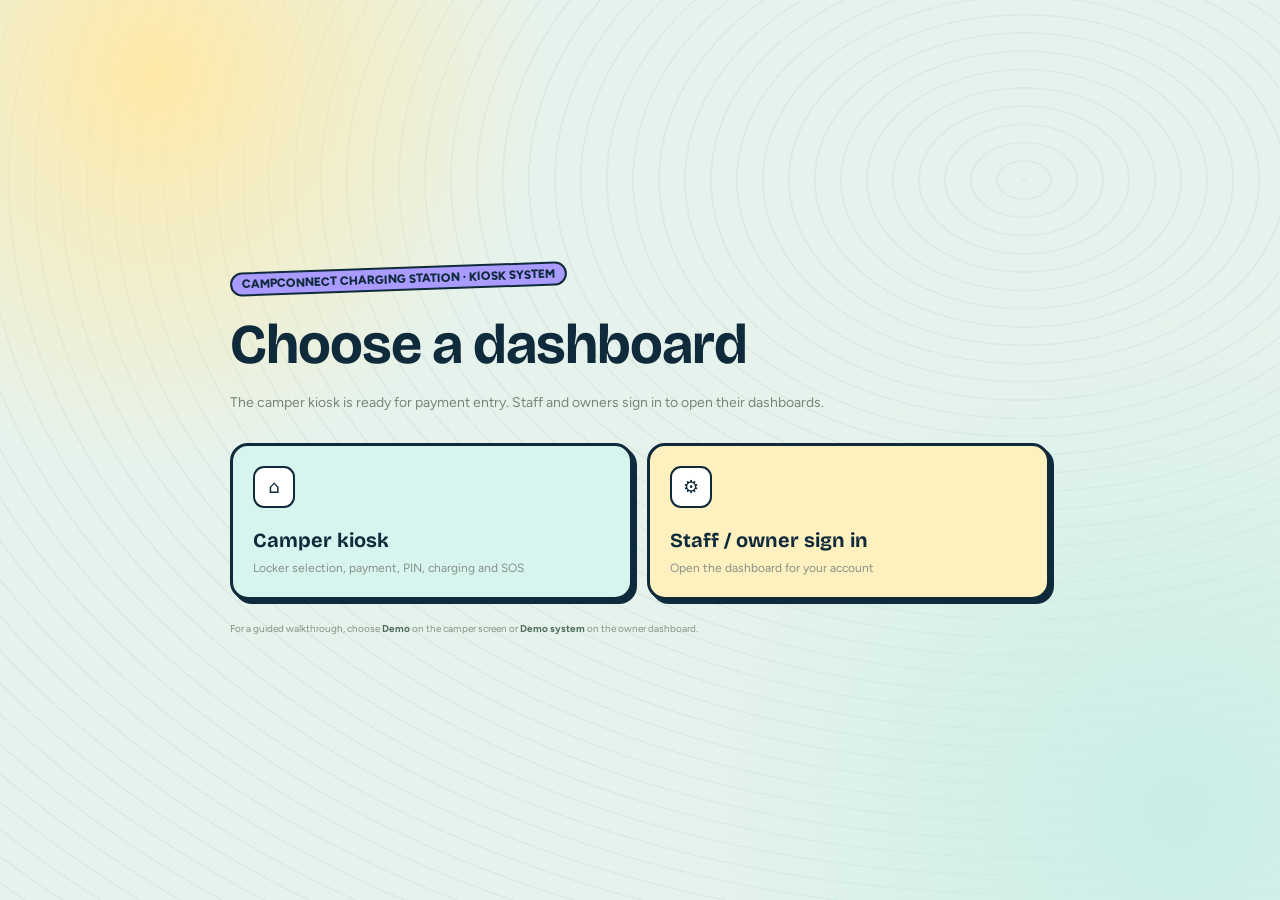
<file: index.html>
<!doctype html>
<html lang="en"><head><meta charset="utf-8"><meta name="viewport" content="width=device-width,initial-scale=1"><title>Balakbak Camp · Kiosk system</title><link rel="stylesheet" href="portal.css"></head>
<body><main class="portal"><p class="eyebrow">CAMPCONNECT CHARGING STATION · KIOSK SYSTEM</p><h1>Choose a dashboard</h1><p class="intro">The camper kiosk is ready for payment entry. Staff and owners sign in to open their dashboards.</p><div class="cards"><a href="camper.html"><span class="icon">⌂</span><strong>Camper kiosk</strong><small>Locker selection, payment, PIN, charging and SOS</small></a><a href="login"><span class="icon">⚙</span><strong>Staff / owner sign in</strong><small>Open the dashboard for your account</small></a></div><p class="note">For a guided walkthrough, choose <b>Demo</b> on the camper screen or <b>Demo system</b> on the owner dashboard.</p></main></body></html>
</file>
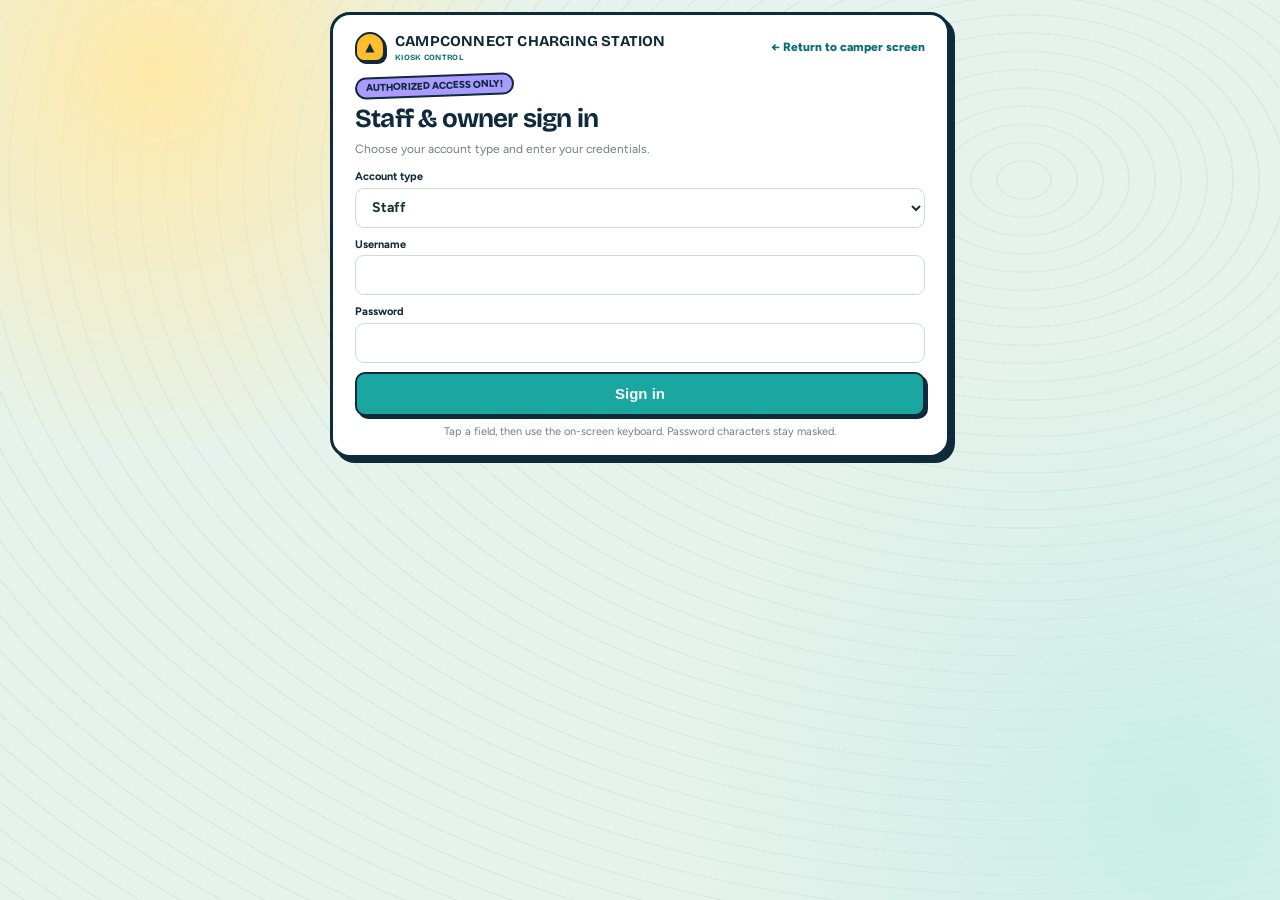
<file: auth.html>
<!doctype html>
<html lang="en">
<head><meta charset="utf-8"><meta name="viewport" content="width=device-width,initial-scale=1"><title>Balakbak · Sign in</title><link rel="stylesheet" href="/auth.css"></head>
<body><main class="login-card">
<a class="brand" href="/camper.html"><span>▲</span><b>CAMPCONNECT CHARGING STATION <small>KIOSK CONTROL</small></b></a><a class="return-camper" href="/camper.html">← Return to camper screen</a><p class="eyebrow">AUTHORIZED ACCESS ONLY!</p><h1>Staff &amp; owner sign in</h1><p class="muted">Choose your account type and enter your credentials.</p>
<form id="loginForm"><label>Account type<select id="role"><option value="staff">Staff</option><option value="owner">Owner / Administrator</option></select></label><label>Username<input id="username" autocomplete="username" required></label><label>Password<input id="password" type="password" autocomplete="current-password" required></label><p class="error" id="error" aria-live="polite"></p><button class="sign-in" type="submit">Sign in</button></form>
<section class="keyboard" aria-label="On-screen keyboard"><div class="key-row" data-keys="1234567890"></div><div class="key-row" data-keys="qwertyuiop"></div><div class="key-row" data-keys="asdfghjkl"></div><div class="key-row" data-keys="zxcvbnm"></div><div class="key-row" data-keys="-_@.#"></div><div class="key-row special"><button type="button" data-key="shift">⇧ Shift</button><button type="button" data-key="space">Space</button><button type="button" data-key="backspace">⌫ Backspace</button><button type="button" data-key="clear">Clear</button></div></section>
<p class="hint">Tap a field, then use the on-screen keyboard. Password characters stay masked.</p>
</main><script src="/auth.js"></script></body></html>
</file>
<file: portal.css>
@import url("https://fonts.googleapis.com/css2?family=Bricolage+Grotesque:wght@600;800&family=Figtree:wght@500;700;800&display=swap");
*{box-sizing:border-box}body{margin:0;min-height:100vh;display:grid;place-items:center;background:#f5f6ef;color:#24372e;font-family:Inter,"Segoe UI",Arial,sans-serif}.portal{width:min(900px,calc(100% - 36px));padding:40px}.eyebrow{font-size:10px;font-weight:800;letter-spacing:2px;color:#568066}.portal h1{font-size:36px;letter-spacing:-1px;margin:8px 0}.intro{max-width:600px;color:#78857b;line-height:1.6;font-size:14px}.cards{display:grid;grid-template-columns:repeat(3,1fr);gap:14px;margin-top:28px}.cards a{background:#fffefa;border:1px solid #e3e8dc;border-radius:14px;padding:20px;color:inherit;text-decoration:none;box-shadow:0 8px 25px #1b3c2a0b}.cards a:hover{border-color:#8caf91;transform:translateY(-2px)}.icon{display:grid;place-items:center;width:38px;height:38px;background:#eaf2e8;color:#39704f;border-radius:11px;font-size:19px;margin-bottom:20px}.cards strong,.cards small{display:block}.cards strong{font-size:14px}.cards small{font-size:10px;color:#879187;line-height:1.5;margin-top:7px}.note{margin-top:22px;font-size:10px;color:#879187}.note b{color:#52705b}@media(max-width:650px){.portal{padding:28px 0}.portal h1{font-size:28px}.cards{grid-template-columns:1fr}.cards a{padding:16px}.icon{margin-bottom:12px}}

/* ===== BALAKBAK TRAIL-SIGN THEME (appended; overrides above) ===== */
:root{--ink:#0f2a3a;--lake:#19a7a0;--lake-d:#0c6f73;--sun:#ffbe2e;--poppy:#ff5a4f;--lilac:#a99bff;--mint:#e6f3ec;--paper:#ffffff;--line:#0f2a3a;--forest:#0f2a3a;--green:#0c6f73;--bg:#e6f3ec;--shadow:4px 4px 0 var(--ink);--display:"Bricolage Grotesque","Trebuchet MS","Segoe UI",sans-serif;--body:"Figtree","Segoe UI",system-ui,sans-serif}
body{font-family:var(--body)!important;color:var(--ink)!important;background:radial-gradient(circle at 12% 8%,#ffe9a8 0,#ffe9a800 28%),radial-gradient(circle at 92% 90%,#c9eee6 0,#c9eee600 35%),repeating-radial-gradient(ellipse at 80% 20%,#0f2a3a0b 0 2px,transparent 2px 26px),var(--mint)!important;background-attachment:fixed!important}
h1,h2,h3,.brand b,strong{font-family:var(--display)}
@keyframes pop{0%{transform:scale(.88) translateY(14px);opacity:0}60%{transform:scale(1.03)}100%{transform:none;opacity:1}}
@keyframes rise{from{transform:translateY(60px);opacity:0}to{transform:none;opacity:1}}
@keyframes sunrise{from{transform:translateY(130px) scale(.85)}to{transform:none}}
@keyframes bob{0%,100%{transform:translateY(0) rotate(-2deg)}50%{transform:translateY(-7px) rotate(2deg)}}
@keyframes drift{from{transform:translateX(-30px)}to{transform:translateX(30px)}}
@keyframes ping{0%{box-shadow:0 0 0 0 #19a7a066}100%{box-shadow:0 0 0 12px #19a7a000}}
@keyframes glow{0%,100%{box-shadow:var(--shadow),0 0 0 0 #ffbe2e00}50%{box-shadow:var(--shadow),0 0 28px 6px #ffbe2e99}}
@keyframes wiggle{0%,100%{transform:rotate(0)}25%{transform:rotate(-2deg)}75%{transform:rotate(2deg)}}
@keyframes bolt{0%,100%{transform:scale(1)}50%{transform:scale(1.18) rotate(-6deg)}}
@keyframes twinkle{0%,100%{opacity:.25}50%{opacity:1}}
@keyframes shine{from{background-position:-200% 0}to{background-position:200% 0}}

/* header + brand */
.topbar,header{border-bottom:3px solid var(--ink)!important}
.brand-mark,.brand>span{background:var(--sun)!important;color:var(--ink)!important;border:2px solid var(--ink);border-radius:50% 50% 12px 12px!important;box-shadow:2px 2px 0 var(--ink);transition:transform .3s}
.brand:hover .brand-mark,.brand:hover>span{animation:wiggle .5s}
.brand b{color:var(--ink)!important;font-size:15px!important;letter-spacing:.2px!important}.brand small{font-size:10px!important;letter-spacing:.3px!important;color:var(--lake-d)!important}
.status,.role,.badge,.owner-tag,.demo,.available-count{border:2px solid var(--ink)!important;background:#fff!important;color:var(--ink)!important;font-size:11px!important;letter-spacing:0!important;box-shadow:2px 2px 0 var(--ink)}
.status i{animation:ping 1.8s infinite}
.login,nav a,.staff-logout,.link-button{font-size:12px!important;font-weight:800!important;color:var(--ink)!important;border:2px solid var(--ink)!important;border-radius:10px!important;background:var(--sun)!important;padding:8px 12px;box-shadow:3px 3px 0 var(--ink);text-decoration:none;cursor:pointer;transition:transform .15s,box-shadow .15s}
.login:hover,nav a:hover,.staff-logout:hover,.link-button:hover{transform:translate(-2px,-2px);box-shadow:5px 5px 0 var(--ink)}
.login:active,nav a:active,.staff-logout:active,.link-button:active{transform:translate(3px,3px);box-shadow:0 0 0 var(--ink)}
.eyebrow{display:inline-block;font-size:12px!important;letter-spacing:0!important;color:var(--ink)!important;background:var(--lilac);border:2px solid var(--ink);border-radius:20px;padding:3px 10px;transform:rotate(-2deg);font-weight:800!important}

/* camper hero: sunrise over the ridge */
.hero{background:linear-gradient(180deg,#0f2a3a 0%,#0c6f73 62%,#ffbe2e 130%)!important;border:3px solid var(--ink);border-radius:22px!important;box-shadow:6px 6px 0 var(--ink);min-height:230px!important;isolation:isolate}
.hero::before{content:"";position:absolute;right:11%;bottom:-40px;width:170px;height:170px;border-radius:50%;background:radial-gradient(circle,#fff3b0,var(--sun) 60%);box-shadow:0 0 70px 20px #ffbe2e88;z-index:-1;animation:sunrise 1.6s cubic-bezier(.2,.8,.2,1) both}
.hero::after{content:"";position:absolute;left:0;right:0;bottom:0;height:62px;background:#0b1f2b;clip-path:polygon(0 70%,8% 35%,15% 62%,24% 15%,33% 58%,41% 30%,52% 70%,60% 25%,70% 60%,79% 20%,88% 55%,95% 35%,100% 60%,100% 100%,0 100%);z-index:-1}
.hero .eyebrow{background:var(--sun)}
.hero h1{font-size:clamp(32px,5vw,52px)!important;letter-spacing:-1.5px!important;line-height:1}
.hero h1 em{color:var(--sun)!important;display:inline-block;animation:bob 3.5s ease-in-out infinite}
.hero p:last-child{font-size:15px!important;color:#fff!important;max-width:420px}
.mountains{animation:drift 9s ease-in-out infinite alternate;opacity:.9}
.mountains{color:var(--sun)!important}.mountains span,.mountains b{display:none}
.hero .stars{display:none}

/* lockers */
.section-head h2{font-size:24px!important;color:var(--ink)!important}.section-head p{font-size:13px!important;color:#4c6670!important}
.locker{border:3px solid var(--ink)!important;border-radius:18px!important;background:#fff!important;box-shadow:var(--shadow)!important;animation:rise .7s cubic-bezier(.2,.9,.2,1) both;transition:transform .2s,box-shadow .2s}
.locker:nth-child(1){animation-delay:.15s;transform:rotate(-.8deg)}.locker:nth-child(2){animation-delay:.3s;transform:rotate(.6deg)}.locker:nth-child(3){animation-delay:.45s;transform:rotate(-.4deg)}
.locker.available{background:linear-gradient(160deg,#fff 55%,#d7f4ee)!important}
.locker.available:hover,.locker.available:focus-visible{transform:translate(-3px,-5px) rotate(0)!important;box-shadow:8px 9px 0 var(--ink)!important;outline:none}
.locker.available:active{transform:translate(3px,3px)!important;box-shadow:0 0 0 var(--ink)!important}
.locker.available .locker-icon{animation:bob 3s ease-in-out infinite;color:var(--lake)!important}
.locker.busy{background:repeating-linear-gradient(135deg,#fff 0 12px,#fff3cf 12px 24px)!important}
.locker.busy .locker-icon{color:var(--ink)!important;animation:bolt 1.6s ease-in-out infinite}
.locker.pickup{animation:glow 1.6s infinite!important;cursor:pointer}
.locker h3{font-size:20px!important;color:var(--ink)!important}.locker p{font-size:12px!important;color:#4c6670!important}
.card-head>b{font-size:12px!important;letter-spacing:.3px!important;color:var(--ink)!important;font-family:var(--display)}
.locker small{font-size:12px!important;color:var(--ink)!important}
.badge{font-size:10px!important;padding:5px 9px!important}.open-badge{background:#b8f0e4!important}.busy-badge{background:var(--sun)!important}
.open-badge{animation:ping 2s infinite}
.tiny-demo{margin-top:10px;border:2px dashed var(--ink);background:#fff;border-radius:8px;padding:6px 10px;font-size:11px;font-weight:700;cursor:pointer;color:var(--ink)}
.tiny-demo:hover{background:var(--lilac)}
.emergency{border:3px solid var(--ink)!important;background:#ffe3df!important;border-radius:18px!important;box-shadow:var(--shadow)}
.alert-icon{background:var(--poppy)!important;color:#fff!important;border:2px solid var(--ink);animation:wiggle 2.2s infinite}
.emergency b{font-size:15px!important;color:var(--ink)!important}.emergency small{font-size:12px!important;color:#5b3a37!important}
.emergency button,.danger{border:2px solid var(--ink)!important;background:var(--poppy)!important;box-shadow:3px 3px 0 var(--ink);font-size:12px!important;transition:transform .15s,box-shadow .15s;cursor:pointer}
.emergency button:hover{transform:translate(-2px,-2px);box-shadow:5px 5px 0 var(--ink)}
footer{font-size:11px!important;color:#4c6670!important}

/* dialogs */
dialog{border:3px solid var(--ink)!important;border-radius:20px!important;box-shadow:8px 8px 0 var(--ink)!important}
dialog[open]{animation:pop .35s cubic-bezier(.2,.9,.3,1.2)}
dialog::backdrop{background:#0f2a3aD0!important}
.dialog h2,#overrideForm h2{font-size:26px!important;color:var(--ink)!important}
.dialog>p:not(.eyebrow){font-size:13px!important;color:#4c6670!important}.dialog label,#overrideForm label{font-size:12px!important}
.x{border:2px solid var(--ink)!important;background:var(--sun)!important;color:var(--ink)!important;cursor:pointer;transition:transform .2s}.x:hover{transform:rotate(90deg)}
.key,.digit{border:2px solid var(--ink)!important;background:#fff!important;border-radius:9px!important;box-shadow:0 3px 0 var(--ink);color:var(--ink)!important;cursor:pointer;transition:transform .08s,box-shadow .08s,background .15s}
.key:hover,.digit:hover{background:#d7f4ee!important}.key:active,.digit:active{transform:translateY(3px);box-shadow:none;background:var(--sun)!important}
.key{height:38px!important;font-size:13px!important}.digit{height:50px!important;font-size:20px!important;font-family:var(--display)}
.dot{width:16px!important;height:16px!important;border:2px solid var(--ink)!important}.dot.full{background:var(--poppy)!important;border-color:var(--ink)!important;animation:pop .25s}
.primary,.secondary,.actions button{border:2px solid var(--ink)!important;border-radius:10px!important;box-shadow:3px 3px 0 var(--ink);font-size:12px!important;cursor:pointer;transition:transform .15s,box-shadow .15s}
.primary{background:var(--lake)!important;color:#fff!important}.secondary{background:#fff!important;color:var(--ink)!important}
.primary:hover:not(:disabled),.secondary:hover{transform:translate(-2px,-2px);box-shadow:5px 5px 0 var(--ink)}.primary:active:not(:disabled){transform:translate(3px,3px);box-shadow:0 0 0}
.primary:disabled{box-shadow:none;background:#9bb8b6!important}
.payment{border:2px solid var(--ink)!important;background:#fff6d6!important;border-radius:14px!important}.payment b{font-size:32px!important;color:var(--ink)!important;font-family:var(--display)}
input:focus,textarea:focus,select:focus{outline:3px solid var(--sun)!important;border-color:var(--ink)!important}
.toast{background:var(--ink)!important;border:2px solid var(--sun);font-size:13px!important;border-radius:12px!important;transition:.35s cubic-bezier(.2,1.4,.4,1)!important}

/* staff + owner dashboards */
.notice{border:2px solid var(--ink)!important;background:var(--sun)!important;color:var(--ink)!important;font-size:12px!important;border-radius:12px!important;box-shadow:3px 3px 0 var(--ink);transform:rotate(-.3deg)}.notice b{color:var(--ink)!important}
.welcome h1{font-size:clamp(30px,4vw,44px)!important;color:var(--ink)!important;letter-spacing:-1.5px!important}.welcome p:not(.eyebrow){font-size:13px!important;color:#4c6670!important}
.health,.money-grid article,.panel{border:3px solid var(--ink)!important;border-radius:16px!important;background:#fff!important;box-shadow:var(--shadow)!important}
.health,.money-grid article{animation:rise .6s cubic-bezier(.2,.9,.2,1) both;transition:transform .2s}
.health:nth-child(1),.money-grid article:nth-child(1){animation-delay:.1s}.health:nth-child(2),.money-grid article:nth-child(2){animation-delay:.2s}.health:nth-child(3),.money-grid article:nth-child(3){animation-delay:.3s}.health:nth-child(4){animation-delay:.4s}
.health:hover,.money-grid article:hover{transform:translate(-2px,-4px) rotate(-.6deg)}
.health:nth-child(1){background:#d7f4ee!important}.health:nth-child(2){background:#dde7ff!important}.health:nth-child(3){background:#fff0bf!important}.health:nth-child(4){background:#e8e3ff!important}
.icon{border:2px solid var(--ink);background:#fff!important;color:var(--ink)!important;width:42px!important;height:42px!important;font-size:18px!important}.health:nth-child(1) .icon{animation:bolt 2.4s infinite}
.health small{font-size:11px!important;letter-spacing:0!important;color:#3e5a63!important}.health strong{font-size:26px!important;color:var(--ink)!important}.health em{font-size:11px!important;color:#3e5a63!important}.health .connected{font-size:20px!important;color:var(--lake-d)!important}
.updated{font-size:12px!important}.updated i{animation:ping 1.6s infinite}
.money-grid article span{font-size:13px!important}.money-grid strong{font-size:36px!important;color:var(--ink)!important}.money-grid small{font-size:11px!important}
.money-grid .profit{background:linear-gradient(120deg,#b8f0e4,var(--sun),#b8f0e4)!important;background-size:200% 100%!important;animation:rise .6s .3s both,shine 6s linear infinite}
.panel h2{font-size:18px!important;color:var(--ink)!important}.panel-head p{font-size:12px!important;color:#4c6670!important}
th{font-size:11px!important;letter-spacing:.2px!important;background:var(--ink)!important;color:#fff!important;padding:12px 10px!important}
td{font-size:13px!important;color:var(--ink)!important;border-bottom:2px dotted #b7cfcb!important}
tbody tr{transition:background .15s,transform .15s}tbody tr:hover{background:#fff3cf;transform:translateX(4px)}
.status{border:2px solid var(--ink);background:var(--sun)!important;color:var(--ink)!important;font-size:11px!important}
.action{border:2px solid var(--ink)!important;background:var(--lake)!important;color:#fff!important;font-size:11px!important;box-shadow:2px 2px 0 var(--ink);cursor:pointer;transition:transform .15s}.action:hover:not(:disabled){transform:translate(-2px,-2px) rotate(-2deg)}
.search{border:2px solid var(--ink)!important;border-radius:10px!important;background:#fff}.search input{font-size:13px!important}
.audit-row{animation:pop .4s;border-top:2px dotted #b7cfcb!important;font-size:12px!important}.helper,.verify-hint{font-size:11px!important}
.export,.cost-entry button{border:2px solid var(--ink)!important;background:var(--lake)!important;box-shadow:3px 3px 0 var(--ink);padding:9px 14px!important;font-size:12px!important;cursor:pointer;transition:transform .15s,box-shadow .15s}.export:hover{transform:translate(-2px,-2px);box-shadow:5px 5px 0 var(--ink)}
.summary-row b{font-size:22px!important;font-family:var(--display)}.summary-row small{font-size:11px!important}
.policy{border:2px solid var(--ink);background:#d7f4ee!important}

/* sign-in + portal */
.login-card{border:3px solid var(--ink)!important;border-radius:24px!important;box-shadow:8px 8px 0 var(--ink)!important;animation:pop .5s cubic-bezier(.2,.9,.3,1.2)}
.sign-in{border:2px solid var(--ink)!important;background:var(--lake)!important;box-shadow:3px 3px 0 var(--ink);transition:transform .15s,box-shadow .15s}.sign-in:hover{transform:translate(-2px,-2px);box-shadow:5px 5px 0 var(--ink)}
.key-row button{border:2px solid var(--ink)!important;box-shadow:0 3px 0 var(--ink)!important;border-radius:9px!important}.key-row button:active{background:var(--sun)!important;transform:translateY(3px)!important;box-shadow:none!important}
.return-camper{color:var(--lake-d)!important;font-weight:800!important}
.portal h1{font-family:var(--display);font-size:clamp(34px,6vw,56px)!important;color:var(--ink)}
.cards a{border:3px solid var(--ink)!important;border-radius:18px!important;box-shadow:var(--shadow)!important;animation:rise .6s both;transition:transform .2s,box-shadow .2s}
.cards a:nth-child(1){background:#d7f4ee!important;transform:rotate(-1.2deg)}.cards a:nth-child(2){background:#fff0bf!important;animation-delay:.15s;transform:rotate(1deg)}
.cards a:hover{transform:translate(-3px,-5px) rotate(0)!important;box-shadow:8px 9px 0 var(--ink)!important}
.cards .icon{animation:bob 3s infinite}.cards strong{font-size:20px!important}.cards small{font-size:12px!important}

@media(max-width:700px){.locker:nth-child(n){transform:none}.hero::before{right:-30px}.money-grid strong{font-size:28px!important}}
@media(prefers-reduced-motion:reduce){*,*::before,*::after{animation:none!important;transition:none!important}}

/* ===== RESPONSIVE LAYER (fluid on any screen) ===== */
html{-webkit-text-size-adjust:100%;text-size-adjust:100%}
body{min-height:100vh;min-height:100dvh;overflow-x:hidden}
img,svg,canvas{max-width:100%}
.table-scroll{overflow-x:auto;-webkit-overflow-scrolling:touch}
header,.topbar{height:auto!important;min-height:72px;flex-wrap:wrap;gap:10px 16px;padding:12px 0}
nav,.top-actions{flex-wrap:wrap;gap:8px}
.shell,.page{width:100%;padding-left:clamp(14px,3.2vw,40px)!important;padding-right:clamp(14px,3.2vw,40px)!important}
.panel-head{flex-wrap:wrap;gap:10px 14px}
dialog{width:min(480px,calc(100vw - 24px))!important;max-height:calc(100vh - 24px);max-height:calc(100dvh - 24px);overflow:auto}
.keypad{grid-template-columns:repeat(3,minmax(0,76px))!important}
.key-row .key{flex:1 1 0;min-width:0!important;max-width:46px}.key-row .key.wide{flex:1.7 1 0;max-width:84px}.key-row .key.space{flex:4 1 0;max-width:none}
input,select,textarea,button{max-width:100%}
@media(max-height:620px){dialog{margin:6px auto}.dialog{padding:16px!important}}
/* portal: fluid cards */
body{padding:clamp(10px,3vw,24px)}
.portal{padding:clamp(18px,4vw,40px)!important}
.cards{grid-template-columns:repeat(auto-fit,minmax(min(100%,240px),1fr))!important}
</file>
<file: auth.css>
@import url("https://fonts.googleapis.com/css2?family=Bricolage+Grotesque:wght@600;800&family=Figtree:wght@500;700;800&display=swap");
*{box-sizing:border-box}body{margin:0;min-height:100vh;background:#f0f4f0;color:#17352e;font:16px/1.4 system-ui,Segoe UI,sans-serif;display:grid;place-items:center;padding:24px}.login-card{width:min(720px,100%);background:white;border:1px solid #dce7df;border-radius:24px;padding:30px;box-shadow:0 18px 60px #183c2e18}.brand{display:inline-flex;gap:10px;align-items:center;color:#17352e;text-decoration:none;font-weight:850;letter-spacing:.04em}.brand>span{display:grid;place-items:center;background:#1f6a4b;color:#fff;width:38px;height:38px;border-radius:12px}.brand small{display:block;color:#789087;font-size:10px;letter-spacing:.16em}.return-camper{float:right;color:#28714f;text-decoration:none;font-size:13px;font-weight:750;padding:10px 0}.return-camper:hover{text-decoration:underline}.eyebrow{margin:28px 0 6px;font-size:11px;color:#248258;font-weight:800;letter-spacing:.14em}h1{margin:0;font-size:clamp(25px,5vw,34px)}.muted,.hint{color:#718179}form{display:grid;grid-template-columns:1fr 1fr;gap:13px;margin-top:22px}label{display:grid;gap:6px;font-size:13px;font-weight:700}label:first-child{grid-column:1/-1}input,select{width:100%;height:48px;border:1px solid #cfdbd3;border-radius:10px;padding:0 12px;font:inherit;color:#17352e;background:white}input:focus,select:focus{outline:3px solid #b7e2cb;border-color:#248258}.sign-in{grid-column:1/-1;border:0;background:#1f6a4b;color:white;height:50px;border-radius:11px;font-size:16px;font-weight:800;cursor:pointer}.error{grid-column:1/-1;margin:0;color:#b52828;min-height:18px}.keyboard{margin-top:22px;padding:12px;background:#edf2ef;border-radius:14px;display:grid;gap:7px}.key-row{display:flex;justify-content:center;gap:6px}.key-row button{min-width:38px;flex:1;max-width:56px;height:44px;border:1px solid #ccd8d0;border-radius:8px;background:#fff;color:#17352e;font-size:17px;font-weight:700;box-shadow:0 2px 0 #d5ded8;cursor:pointer;touch-action:manipulation}.key-row button:active{transform:translateY(1px);box-shadow:none}.key-row.special button{max-width:none;font-size:14px}.key-row.special button:first-child{flex:2}.hint{text-align:center;font-size:12px;margin-bottom:0}@media(max-width:520px){.login-card{padding:20px 15px}.key-row{gap:4px}.key-row button{min-width:25px;height:40px;padding:0 3px;font-size:15px}}

/* ===== BALAKBAK TRAIL-SIGN THEME (appended; overrides above) ===== */
:root{--ink:#0f2a3a;--lake:#19a7a0;--lake-d:#0c6f73;--sun:#ffbe2e;--poppy:#ff5a4f;--lilac:#a99bff;--mint:#e6f3ec;--paper:#ffffff;--line:#0f2a3a;--forest:#0f2a3a;--green:#0c6f73;--bg:#e6f3ec;--shadow:4px 4px 0 var(--ink);--display:"Bricolage Grotesque","Trebuchet MS","Segoe UI",sans-serif;--body:"Figtree","Segoe UI",system-ui,sans-serif}
body{font-family:var(--body)!important;color:var(--ink)!important;background:radial-gradient(circle at 12% 8%,#ffe9a8 0,#ffe9a800 28%),radial-gradient(circle at 92% 90%,#c9eee6 0,#c9eee600 35%),repeating-radial-gradient(ellipse at 80% 20%,#0f2a3a0b 0 2px,transparent 2px 26px),var(--mint)!important;background-attachment:fixed!important}
h1,h2,h3,.brand b,strong{font-family:var(--display)}
@keyframes pop{0%{transform:scale(.88) translateY(14px);opacity:0}60%{transform:scale(1.03)}100%{transform:none;opacity:1}}
@keyframes rise{from{transform:translateY(60px);opacity:0}to{transform:none;opacity:1}}
@keyframes sunrise{from{transform:translateY(130px) scale(.85)}to{transform:none}}
@keyframes bob{0%,100%{transform:translateY(0) rotate(-2deg)}50%{transform:translateY(-7px) rotate(2deg)}}
@keyframes drift{from{transform:translateX(-30px)}to{transform:translateX(30px)}}
@keyframes ping{0%{box-shadow:0 0 0 0 #19a7a066}100%{box-shadow:0 0 0 12px #19a7a000}}
@keyframes glow{0%,100%{box-shadow:var(--shadow),0 0 0 0 #ffbe2e00}50%{box-shadow:var(--shadow),0 0 28px 6px #ffbe2e99}}
@keyframes wiggle{0%,100%{transform:rotate(0)}25%{transform:rotate(-2deg)}75%{transform:rotate(2deg)}}
@keyframes bolt{0%,100%{transform:scale(1)}50%{transform:scale(1.18) rotate(-6deg)}}
@keyframes twinkle{0%,100%{opacity:.25}50%{opacity:1}}
@keyframes shine{from{background-position:-200% 0}to{background-position:200% 0}}

/* header + brand */
.topbar,header{border-bottom:3px solid var(--ink)!important}
.brand-mark,.brand>span{background:var(--sun)!important;color:var(--ink)!important;border:2px solid var(--ink);border-radius:50% 50% 12px 12px!important;box-shadow:2px 2px 0 var(--ink);transition:transform .3s}
.brand:hover .brand-mark,.brand:hover>span{animation:wiggle .5s}
.brand b{color:var(--ink)!important;font-size:15px!important;letter-spacing:.2px!important}.brand small{font-size:10px!important;letter-spacing:.3px!important;color:var(--lake-d)!important}
.status,.role,.badge,.owner-tag,.demo,.available-count{border:2px solid var(--ink)!important;background:#fff!important;color:var(--ink)!important;font-size:11px!important;letter-spacing:0!important;box-shadow:2px 2px 0 var(--ink)}
.status i{animation:ping 1.8s infinite}
.login,nav a,.staff-logout,.link-button{font-size:12px!important;font-weight:800!important;color:var(--ink)!important;border:2px solid var(--ink)!important;border-radius:10px!important;background:var(--sun)!important;padding:8px 12px;box-shadow:3px 3px 0 var(--ink);text-decoration:none;cursor:pointer;transition:transform .15s,box-shadow .15s}
.login:hover,nav a:hover,.staff-logout:hover,.link-button:hover{transform:translate(-2px,-2px);box-shadow:5px 5px 0 var(--ink)}
.login:active,nav a:active,.staff-logout:active,.link-button:active{transform:translate(3px,3px);box-shadow:0 0 0 var(--ink)}
.eyebrow{display:inline-block;font-size:12px!important;letter-spacing:0!important;color:var(--ink)!important;background:var(--lilac);border:2px solid var(--ink);border-radius:20px;padding:3px 10px;transform:rotate(-2deg);font-weight:800!important}

/* camper hero: sunrise over the ridge */
.hero{background:linear-gradient(180deg,#0f2a3a 0%,#0c6f73 62%,#ffbe2e 130%)!important;border:3px solid var(--ink);border-radius:22px!important;box-shadow:6px 6px 0 var(--ink);min-height:230px!important;isolation:isolate}
.hero::before{content:"";position:absolute;right:11%;bottom:-40px;width:170px;height:170px;border-radius:50%;background:radial-gradient(circle,#fff3b0,var(--sun) 60%);box-shadow:0 0 70px 20px #ffbe2e88;z-index:-1;animation:sunrise 1.6s cubic-bezier(.2,.8,.2,1) both}
.hero::after{content:"";position:absolute;left:0;right:0;bottom:0;height:62px;background:#0b1f2b;clip-path:polygon(0 70%,8% 35%,15% 62%,24% 15%,33% 58%,41% 30%,52% 70%,60% 25%,70% 60%,79% 20%,88% 55%,95% 35%,100% 60%,100% 100%,0 100%);z-index:-1}
.hero .eyebrow{background:var(--sun)}
.hero h1{font-size:clamp(32px,5vw,52px)!important;letter-spacing:-1.5px!important;line-height:1}
.hero h1 em{color:var(--sun)!important;display:inline-block;animation:bob 3.5s ease-in-out infinite}
.hero p:last-child{font-size:15px!important;color:#fff!important;max-width:420px}
.mountains{animation:drift 9s ease-in-out infinite alternate;opacity:.9}
.mountains{color:var(--sun)!important}.mountains span,.mountains b{display:none}
.hero .stars{display:none}

/* lockers */
.section-head h2{font-size:24px!important;color:var(--ink)!important}.section-head p{font-size:13px!important;color:#4c6670!important}
.locker{border:3px solid var(--ink)!important;border-radius:18px!important;background:#fff!important;box-shadow:var(--shadow)!important;animation:rise .7s cubic-bezier(.2,.9,.2,1) both;transition:transform .2s,box-shadow .2s}
.locker:nth-child(1){animation-delay:.15s;transform:rotate(-.8deg)}.locker:nth-child(2){animation-delay:.3s;transform:rotate(.6deg)}.locker:nth-child(3){animation-delay:.45s;transform:rotate(-.4deg)}
.locker.available{background:linear-gradient(160deg,#fff 55%,#d7f4ee)!important}
.locker.available:hover,.locker.available:focus-visible{transform:translate(-3px,-5px) rotate(0)!important;box-shadow:8px 9px 0 var(--ink)!important;outline:none}
.locker.available:active{transform:translate(3px,3px)!important;box-shadow:0 0 0 var(--ink)!important}
.locker.available .locker-icon{animation:bob 3s ease-in-out infinite;color:var(--lake)!important}
.locker.busy{background:repeating-linear-gradient(135deg,#fff 0 12px,#fff3cf 12px 24px)!important}
.locker.busy .locker-icon{color:var(--ink)!important;animation:bolt 1.6s ease-in-out infinite}
.locker.pickup{animation:glow 1.6s infinite!important;cursor:pointer}
.locker h3{font-size:20px!important;color:var(--ink)!important}.locker p{font-size:12px!important;color:#4c6670!important}
.card-head>b{font-size:12px!important;letter-spacing:.3px!important;color:var(--ink)!important;font-family:var(--display)}
.locker small{font-size:12px!important;color:var(--ink)!important}
.badge{font-size:10px!important;padding:5px 9px!important}.open-badge{background:#b8f0e4!important}.busy-badge{background:var(--sun)!important}
.open-badge{animation:ping 2s infinite}
.tiny-demo{margin-top:10px;border:2px dashed var(--ink);background:#fff;border-radius:8px;padding:6px 10px;font-size:11px;font-weight:700;cursor:pointer;color:var(--ink)}
.tiny-demo:hover{background:var(--lilac)}
.emergency{border:3px solid var(--ink)!important;background:#ffe3df!important;border-radius:18px!important;box-shadow:var(--shadow)}
.alert-icon{background:var(--poppy)!important;color:#fff!important;border:2px solid var(--ink);animation:wiggle 2.2s infinite}
.emergency b{font-size:15px!important;color:var(--ink)!important}.emergency small{font-size:12px!important;color:#5b3a37!important}
.emergency button,.danger{border:2px solid var(--ink)!important;background:var(--poppy)!important;box-shadow:3px 3px 0 var(--ink);font-size:12px!important;transition:transform .15s,box-shadow .15s;cursor:pointer}
.emergency button:hover{transform:translate(-2px,-2px);box-shadow:5px 5px 0 var(--ink)}
footer{font-size:11px!important;color:#4c6670!important}

/* dialogs */
dialog{border:3px solid var(--ink)!important;border-radius:20px!important;box-shadow:8px 8px 0 var(--ink)!important}
dialog[open]{animation:pop .35s cubic-bezier(.2,.9,.3,1.2)}
dialog::backdrop{background:#0f2a3aD0!important}
.dialog h2,#overrideForm h2{font-size:26px!important;color:var(--ink)!important}
.dialog>p:not(.eyebrow){font-size:13px!important;color:#4c6670!important}.dialog label,#overrideForm label{font-size:12px!important}
.x{border:2px solid var(--ink)!important;background:var(--sun)!important;color:var(--ink)!important;cursor:pointer;transition:transform .2s}.x:hover{transform:rotate(90deg)}
.key,.digit{border:2px solid var(--ink)!important;background:#fff!important;border-radius:9px!important;box-shadow:0 3px 0 var(--ink);color:var(--ink)!important;cursor:pointer;transition:transform .08s,box-shadow .08s,background .15s}
.key:hover,.digit:hover{background:#d7f4ee!important}.key:active,.digit:active{transform:translateY(3px);box-shadow:none;background:var(--sun)!important}
.key{height:38px!important;font-size:13px!important}.digit{height:50px!important;font-size:20px!important;font-family:var(--display)}
.dot{width:16px!important;height:16px!important;border:2px solid var(--ink)!important}.dot.full{background:var(--poppy)!important;border-color:var(--ink)!important;animation:pop .25s}
.primary,.secondary,.actions button{border:2px solid var(--ink)!important;border-radius:10px!important;box-shadow:3px 3px 0 var(--ink);font-size:12px!important;cursor:pointer;transition:transform .15s,box-shadow .15s}
.primary{background:var(--lake)!important;color:#fff!important}.secondary{background:#fff!important;color:var(--ink)!important}
.primary:hover:not(:disabled),.secondary:hover{transform:translate(-2px,-2px);box-shadow:5px 5px 0 var(--ink)}.primary:active:not(:disabled){transform:translate(3px,3px);box-shadow:0 0 0}
.primary:disabled{box-shadow:none;background:#9bb8b6!important}
.payment{border:2px solid var(--ink)!important;background:#fff6d6!important;border-radius:14px!important}.payment b{font-size:32px!important;color:var(--ink)!important;font-family:var(--display)}
input:focus,textarea:focus,select:focus{outline:3px solid var(--sun)!important;border-color:var(--ink)!important}
.toast{background:var(--ink)!important;border:2px solid var(--sun);font-size:13px!important;border-radius:12px!important;transition:.35s cubic-bezier(.2,1.4,.4,1)!important}

/* staff + owner dashboards */
.notice{border:2px solid var(--ink)!important;background:var(--sun)!important;color:var(--ink)!important;font-size:12px!important;border-radius:12px!important;box-shadow:3px 3px 0 var(--ink);transform:rotate(-.3deg)}.notice b{color:var(--ink)!important}
.welcome h1{font-size:clamp(30px,4vw,44px)!important;color:var(--ink)!important;letter-spacing:-1.5px!important}.welcome p:not(.eyebrow){font-size:13px!important;color:#4c6670!important}
.health,.money-grid article,.panel{border:3px solid var(--ink)!important;border-radius:16px!important;background:#fff!important;box-shadow:var(--shadow)!important}
.health,.money-grid article{animation:rise .6s cubic-bezier(.2,.9,.2,1) both;transition:transform .2s}
.health:nth-child(1),.money-grid article:nth-child(1){animation-delay:.1s}.health:nth-child(2),.money-grid article:nth-child(2){animation-delay:.2s}.health:nth-child(3),.money-grid article:nth-child(3){animation-delay:.3s}.health:nth-child(4){animation-delay:.4s}
.health:hover,.money-grid article:hover{transform:translate(-2px,-4px) rotate(-.6deg)}
.health:nth-child(1){background:#d7f4ee!important}.health:nth-child(2){background:#dde7ff!important}.health:nth-child(3){background:#fff0bf!important}.health:nth-child(4){background:#e8e3ff!important}
.icon{border:2px solid var(--ink);background:#fff!important;color:var(--ink)!important;width:42px!important;height:42px!important;font-size:18px!important}.health:nth-child(1) .icon{animation:bolt 2.4s infinite}
.health small{font-size:11px!important;letter-spacing:0!important;color:#3e5a63!important}.health strong{font-size:26px!important;color:var(--ink)!important}.health em{font-size:11px!important;color:#3e5a63!important}.health .connected{font-size:20px!important;color:var(--lake-d)!important}
.updated{font-size:12px!important}.updated i{animation:ping 1.6s infinite}
.money-grid article span{font-size:13px!important}.money-grid strong{font-size:36px!important;color:var(--ink)!important}.money-grid small{font-size:11px!important}
.money-grid .profit{background:linear-gradient(120deg,#b8f0e4,var(--sun),#b8f0e4)!important;background-size:200% 100%!important;animation:rise .6s .3s both,shine 6s linear infinite}
.panel h2{font-size:18px!important;color:var(--ink)!important}.panel-head p{font-size:12px!important;color:#4c6670!important}
th{font-size:11px!important;letter-spacing:.2px!important;background:var(--ink)!important;color:#fff!important;padding:12px 10px!important}
td{font-size:13px!important;color:var(--ink)!important;border-bottom:2px dotted #b7cfcb!important}
tbody tr{transition:background .15s,transform .15s}tbody tr:hover{background:#fff3cf;transform:translateX(4px)}
.status{border:2px solid var(--ink);background:var(--sun)!important;color:var(--ink)!important;font-size:11px!important}
.action{border:2px solid var(--ink)!important;background:var(--lake)!important;color:#fff!important;font-size:11px!important;box-shadow:2px 2px 0 var(--ink);cursor:pointer;transition:transform .15s}.action:hover:not(:disabled){transform:translate(-2px,-2px) rotate(-2deg)}
.search{border:2px solid var(--ink)!important;border-radius:10px!important;background:#fff}.search input{font-size:13px!important}
.audit-row{animation:pop .4s;border-top:2px dotted #b7cfcb!important;font-size:12px!important}.helper,.verify-hint{font-size:11px!important}
.export,.cost-entry button{border:2px solid var(--ink)!important;background:var(--lake)!important;box-shadow:3px 3px 0 var(--ink);padding:9px 14px!important;font-size:12px!important;cursor:pointer;transition:transform .15s,box-shadow .15s}.export:hover{transform:translate(-2px,-2px);box-shadow:5px 5px 0 var(--ink)}
.summary-row b{font-size:22px!important;font-family:var(--display)}.summary-row small{font-size:11px!important}
.policy{border:2px solid var(--ink);background:#d7f4ee!important}

/* sign-in + portal */
.login-card{border:3px solid var(--ink)!important;border-radius:24px!important;box-shadow:8px 8px 0 var(--ink)!important;animation:pop .5s cubic-bezier(.2,.9,.3,1.2)}
.sign-in{border:2px solid var(--ink)!important;background:var(--lake)!important;box-shadow:3px 3px 0 var(--ink);transition:transform .15s,box-shadow .15s}.sign-in:hover{transform:translate(-2px,-2px);box-shadow:5px 5px 0 var(--ink)}
.key-row button{border:2px solid var(--ink)!important;box-shadow:0 3px 0 var(--ink)!important;border-radius:9px!important}.key-row button:active{background:var(--sun)!important;transform:translateY(3px)!important;box-shadow:none!important}
.return-camper{color:var(--lake-d)!important;font-weight:800!important}
.portal h1{font-family:var(--display);font-size:clamp(34px,6vw,56px)!important;color:var(--ink)}
.cards a{border:3px solid var(--ink)!important;border-radius:18px!important;box-shadow:var(--shadow)!important;animation:rise .6s both;transition:transform .2s,box-shadow .2s}
.cards a:nth-child(1){background:#d7f4ee!important;transform:rotate(-1.2deg)}.cards a:nth-child(2){background:#fff0bf!important;animation-delay:.15s;transform:rotate(1deg)}
.cards a:hover{transform:translate(-3px,-5px) rotate(0)!important;box-shadow:8px 9px 0 var(--ink)!important}
.cards .icon{animation:bob 3s infinite}.cards strong{font-size:20px!important}.cards small{font-size:12px!important}

@media(max-width:700px){.locker:nth-child(n){transform:none}.hero::before{right:-30px}.money-grid strong{font-size:28px!important}}
@media(prefers-reduced-motion:reduce){*,*::before,*::after{animation:none!important;transition:none!important}}
/* ===== RESPONSIVE LAYER (fluid on any screen) ===== */
html{-webkit-text-size-adjust:100%;text-size-adjust:100%}
body{min-height:100vh;min-height:100dvh;overflow-x:hidden}
img,svg,canvas{max-width:100%}
.table-scroll{overflow-x:auto;-webkit-overflow-scrolling:touch}
header,.topbar{height:auto!important;min-height:72px;flex-wrap:wrap;gap:10px 16px;padding:12px 0}
nav,.top-actions{flex-wrap:wrap;gap:8px}
.shell,.page{width:100%;padding-left:clamp(14px,3.2vw,40px)!important;padding-right:clamp(14px,3.2vw,40px)!important}
.panel-head{flex-wrap:wrap;gap:10px 14px}
dialog{width:min(480px,calc(100vw - 24px))!important;max-height:calc(100vh - 24px);max-height:calc(100dvh - 24px);overflow:auto}
.keypad{grid-template-columns:repeat(3,minmax(0,76px))!important}
.key-row .key{flex:1 1 0;min-width:0!important;max-width:46px}.key-row .key.wide{flex:1.7 1 0;max-width:84px}.key-row .key.space{flex:4 1 0;max-width:none}
input,select,textarea,button{max-width:100%}
@media(max-height:620px){dialog{margin:6px auto}.dialog{padding:16px!important}}
/* sign-in: centered on any screen (margin:auto keeps it reachable when keyboard makes it tall) */
body{display:flex!important;align-items:center;justify-content:center;min-height:100vh;min-height:100dvh;padding:clamp(12px,3vw,24px)!important}
.login-card{margin:auto!important;width:min(720px,100%);padding:clamp(18px,3vw,30px)!important}
form{grid-template-columns:repeat(auto-fit,minmax(min(100%,240px),1fr))!important}
.key-row button{min-width:0!important}

/* ===== KIOSK FIT: whole sign-in visible on short landscape screens (e.g. 800x480) ===== */
@media (orientation:landscape) and (min-width:640px){
  html,body{min-height:100%}
  body{padding:clamp(6px,2vh,12px)!important;overflow-x:hidden}
  .login-card{display:grid;grid-template-columns:minmax(0,5fr) minmax(0,6fr);column-gap:clamp(12px,2.4vw,22px);row-gap:0;align-content:center;width:min(900px,100%);padding:clamp(10px,2.4vh,16px) clamp(14px,2.6vw,22px)!important;border-radius:20px!important;box-shadow:5px 5px 0 var(--ink)!important}
  .login-card>*{grid-column:1;min-width:0}
  .brand{grid-row:1;align-self:center;font-size:12px}.brand>span{width:30px!important;height:30px!important;border-radius:50% 50% 9px 9px!important}.brand small{font-size:8px!important}
  .return-camper{float:none;grid-column:2!important;grid-row:1;justify-self:end;align-self:center;padding:0!important;font-size:12px!important}
  .eyebrow{grid-row:2;justify-self:start;margin:clamp(6px,1.6vh,12px) 0 4px!important;font-size:10px!important;padding:2px 9px}
  h1{grid-row:3;font-size:clamp(20px,5.2vh,26px)!important;margin:0!important;letter-spacing:-.8px}
  .muted{grid-row:4;font-size:12px!important;margin:3px 0 0!important}
  form{grid-row:5;grid-template-columns:1fr!important;gap:clamp(5px,1.2vh,9px)!important;margin-top:clamp(6px,1.8vh,12px)!important}
  label{font-size:11px!important;gap:3px!important}
  input,select{height:clamp(32px,7.4vh,40px)!important;font-size:14px!important;border-radius:9px!important}
  .error{min-height:0!important;font-size:12px!important}.error:empty{display:none}
  .sign-in{height:clamp(36px,8vh,44px)!important;font-size:15px!important;border-radius:10px!important}
  .keyboard{grid-column:2!important;grid-row:2/7;align-self:center;margin:0!important;padding:8px!important;gap:5px!important;border-radius:12px!important}
  .key-row{gap:4px!important}
  .key-row button{height:clamp(28px,6.8vh,38px)!important;min-width:0!important;font-size:clamp(13px,2.8vh,16px)!important;border-radius:7px!important;box-shadow:0 2px 0 var(--ink)!important}
  .key-row.special button{font-size:11px!important}
  .hint{grid-column:2!important;grid-row:7;margin:6px 0 0!important;font-size:11px!important}
}
@media (max-height:430px) and (min-width:640px){.muted,.hint{display:none}.eyebrow{margin-top:4px!important}}

/* ===== keyboard hidden until a field is tapped ===== */
@keyframes kbIn{from{opacity:0;transform:translateY(12px) scale(.97)}to{opacity:1;transform:none}}
.login-card .keyboard{display:none!important}
.login-card.kb-open .keyboard{display:grid!important;animation:kbIn .3s cubic-bezier(.2,.9,.3,1.1)}
@media (orientation:landscape) and (min-width:640px){
  .login-card:not(.kb-open){grid-template-columns:minmax(0,1fr);width:min(620px,100%)}
  .login-card:not(.kb-open) .return-camper,.login-card:not(.kb-open) .hint{grid-column:1!important}
  .login-card:not(.kb-open) .hint{margin-top:8px!important}
  .login-card{transition:width .3s}
}
</file>
